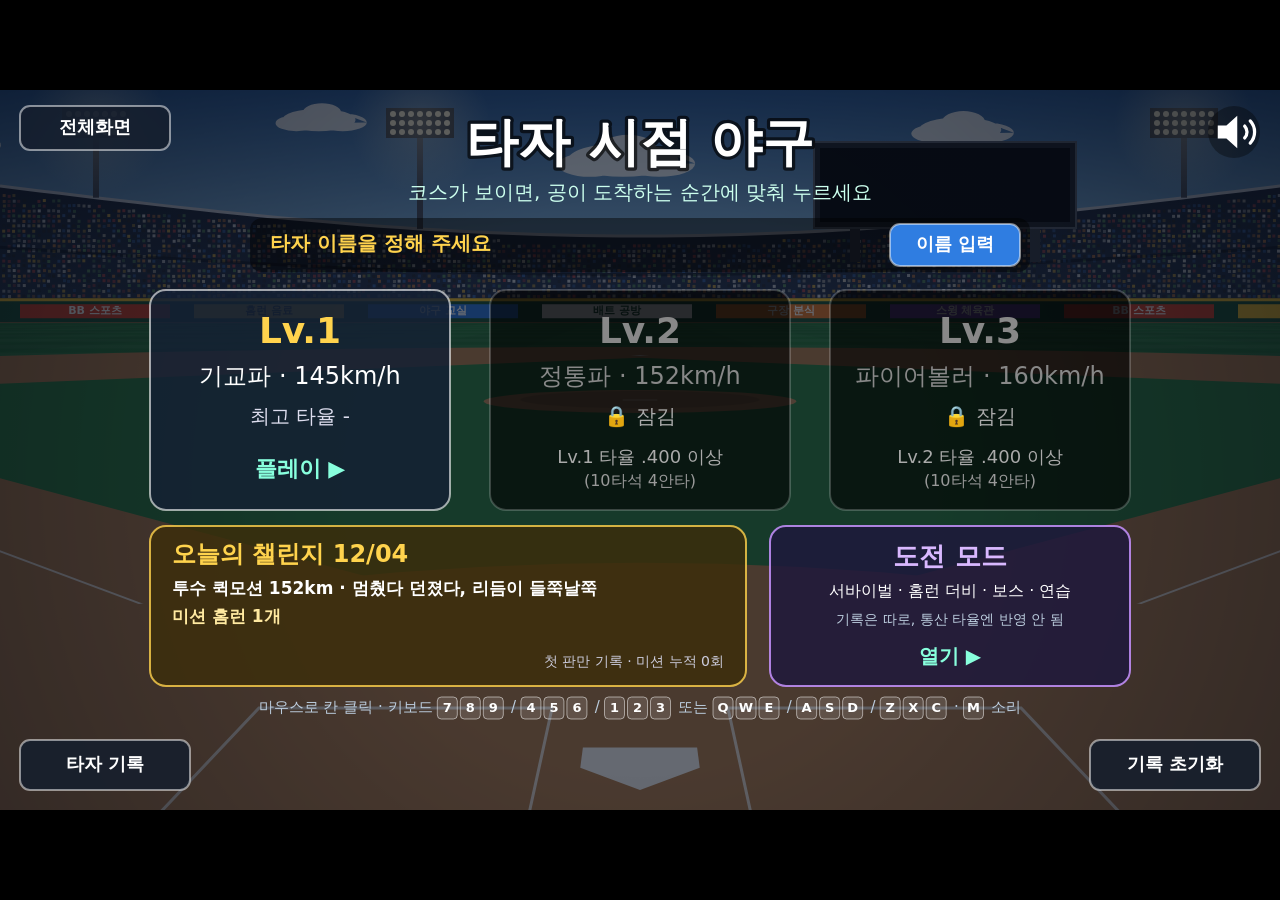
<file: index.html>
<!doctype html>
<html lang="ko">
  <head>
    <meta charset="utf-8" />
    <meta name="viewport" content="width=device-width, initial-scale=1, viewport-fit=cover, user-scalable=no" />
    <title>타자 시점 야구</title>
    <meta name="theme-color" content="#0f1c30" />
    <!-- 매니페스트는 http/https에서만 연결 (file://에서는 Chrome이 CORS 오류를 남김) -->
    <script>
      if (/^https?:$/.test(location.protocol)) {
        var m = document.createElement('link');
        m.rel = 'manifest';
        m.href = './manifest.webmanifest';
        document.head.appendChild(m);
      }
    </script>
    <link rel="icon" type="image/png" sizes="32x32" href="./icons/favicon-32.png" />
    <!-- iOS 홈 화면 추가 -->
    <meta name="apple-mobile-web-app-capable" content="yes" />
    <meta name="mobile-web-app-capable" content="yes" />
    <meta name="apple-mobile-web-app-title" content="타자 야구" />
    <meta name="apple-mobile-web-app-status-bar-style" content="black-translucent" />
    <link rel="apple-touch-icon" href="./icons/apple-touch-icon.png" />
    <link rel="stylesheet" href="./css/style.css" />
  </head>
  <body>
    <canvas id="game" width="1280" height="720"></canvas>

    <!-- 기록 백업 (내보내기/가져오기, 서버 없음) -->
    <div id="backup-dialog" class="dialog" hidden>
      <div class="dialog-box wide" role="dialog" aria-labelledby="backup-title">
        <h2 id="backup-title">기록 백업</h2>
        <p class="dialog-note">다른 기기로 기록을 옮길 때 씁니다. 기록은 이 기기에만 저장되고 서버로 보내지 않습니다.</p>
        <h3>내보내기</h3>
        <textarea id="export-text" readonly rows="3" spellcheck="false"></textarea>
        <div class="dialog-actions start">
          <button type="button" id="export-copy">복사</button>
          <button type="button" id="export-file">파일로 저장</button>
        </div>
        <h3>가져오기</h3>
        <textarea id="import-text" rows="3" spellcheck="false" placeholder="다른 기기에서 내보낸 기록을 붙여넣으세요"></textarea>
        <div class="dialog-actions start">
          <button type="button" id="import-paste" class="primary">붙여넣은 기록 가져오기</button>
          <button type="button" id="import-file-btn">파일에서 가져오기</button>
          <input type="file" id="import-file" accept=".json,application/json,text/plain" hidden />
        </div>
        <p id="backup-msg" class="dialog-msg" aria-live="polite"></p>
        <div class="dialog-actions">
          <button type="button" id="backup-close">닫기</button>
        </div>
      </div>
    </div>

    <!-- 터치 패드 (터치 기기의 게임 화면에서만). 존을 직접 누르면 손가락이 공을 가리기 때문 -->
    <div id="touch-pad" hidden aria-label="타격 패드">
      <button type="button" data-row="0" data-col="0"></button><button type="button" data-row="0" data-col="1"></button><button type="button" data-row="0" data-col="2"></button>
      <button type="button" data-row="1" data-col="0"></button><button type="button" data-row="1" data-col="1"></button><button type="button" data-row="1" data-col="2"></button>
      <button type="button" data-row="2" data-col="0"></button><button type="button" data-row="2" data-col="1"></button><button type="button" data-row="2" data-col="2"></button>
    </div>

    <!-- 세로 화면 안내 -->
    <div id="rotate" hidden>
      <div class="rotate-box">
        <div class="rotate-icon" aria-hidden="true"></div>
        <p>폰을 가로로 돌려주세요</p>
      </div>
    </div>

    <!-- 타자 이름 입력 대화상자 -->
    <div id="name-dialog" class="dialog" hidden>
      <form id="name-form" class="dialog-box" autocomplete="off" novalidate>
        <h2>타자 이름</h2>
        <div class="bats" role="radiogroup" aria-label="타석">
          <label><input type="radio" name="bats" value="R" checked /><span>우타</span></label>
          <label><input type="radio" name="bats" value="L" /><span>좌타</span></label>
        </div>
        <input id="name-input" type="text" maxlength="8" placeholder="이름 (1~8자)" enterkeyhint="done" spellcheck="false" />
        <div class="uniform">
          <span class="uniform-label">유니폼</span>
          <div id="uniform-colors" class="swatches" role="radiogroup" aria-label="유니폼 색"></div>
          <label class="uniform-number">등번호 <input id="number-input" type="text" inputmode="numeric" pattern="[0-9]*" maxlength="2" placeholder="없음" enterkeyhint="done" /></label>
        </div>
        <p id="name-error" class="dialog-error" aria-live="polite"></p>
        <div id="name-list" class="chips"></div>
        <div class="dialog-actions">
          <button type="button" id="name-cancel">취소</button>
          <button type="submit" class="primary">확인</button>
        </div>
      </form>
    </div>

    <!-- ES module 대신 일반 script (file://에서도 동작). 순서 중요 -->
    <script src="./js/config.js"></script>
    <script src="./js/rng.js"></script>
    <script src="./js/pitcher.js"></script>
    <script src="./js/judge.js"></script>
    <script src="./js/game.js"></script>
    <script src="./js/storage.js"></script>
    <script src="./js/sounds-data.js"></script>
    <script src="./js/audio.js"></script>
    <script src="./js/scene.js"></script>
    <script src="./js/renderer.js"></script>
    <script src="./js/input.js"></script>
    <script src="./js/main.js"></script>
  </body>
</html>
</file>
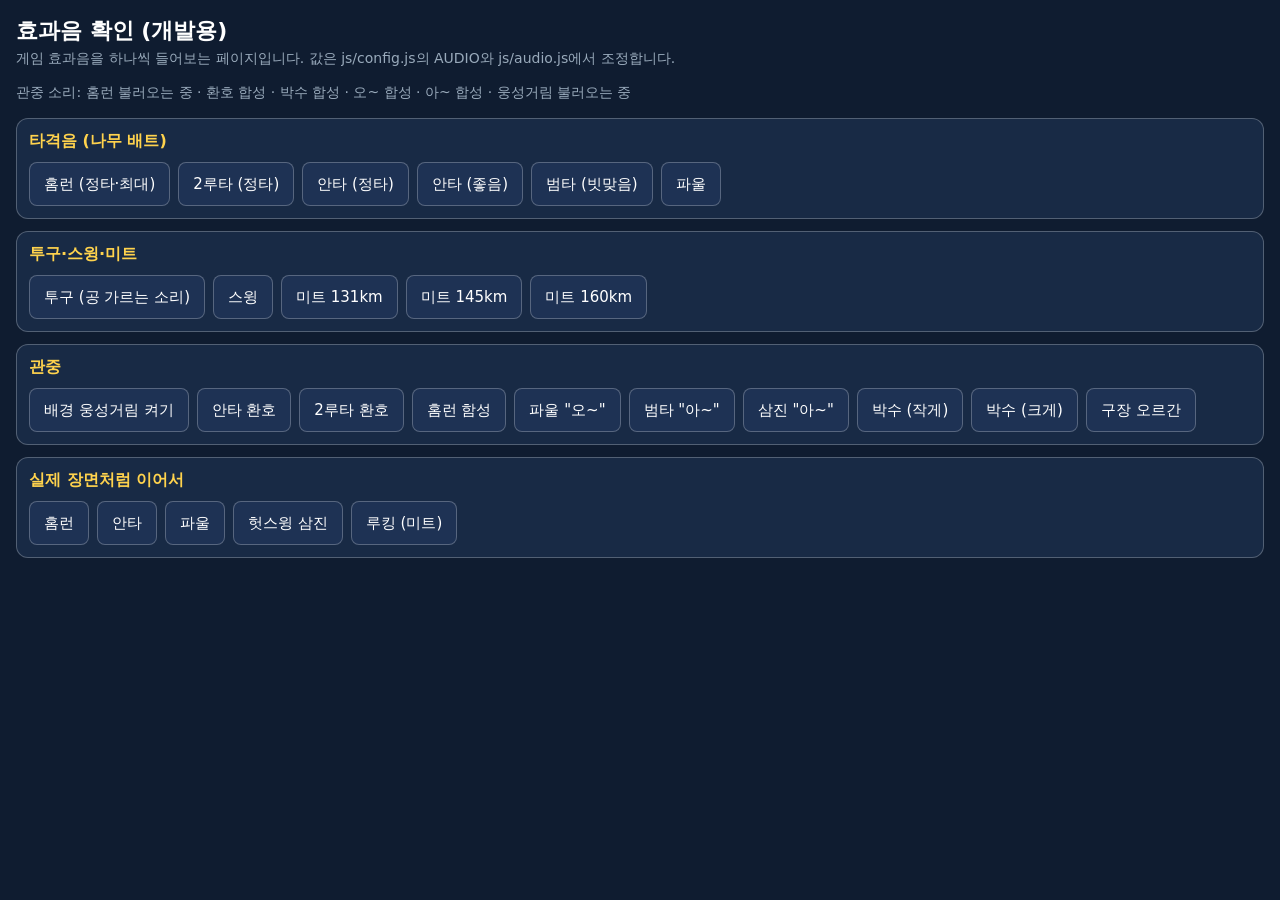
<file: tools/sounds.html>
<!doctype html>
<html lang="ko">
  <head>
    <meta charset="utf-8" />
    <meta name="viewport" content="width=device-width, initial-scale=1" />
    <title>효과음 확인</title>
    <style>
      :root {
        --bg: #0f1c30;
        --card: #182a45;
        --line: rgba(255, 255, 255, 0.25);
        --text: #fff;
        --sub: #9ab;
        --accent: #2f7de1;
      }
      body {
        margin: 0;
        padding: 16px;
        background: var(--bg);
        color: var(--text);
        font-family: system-ui, -apple-system, "Segoe UI", "Apple SD Gothic Neo", "Malgun Gothic", sans-serif;
      }
      h1 {
        font-size: 22px;
        margin: 0 0 4px;
      }
      p {
        color: var(--sub);
        margin: 0 0 16px;
        font-size: 14px;
      }
      section {
        background: var(--card);
        border: 1px solid var(--line);
        border-radius: 12px;
        padding: 12px;
        margin-bottom: 12px;
      }
      h2 {
        font-size: 16px;
        margin: 0 0 10px;
        color: #ffd34d;
      }
      .row {
        display: flex;
        flex-wrap: wrap;
        gap: 8px;
      }
      button {
        min-height: 44px;
        padding: 0 14px;
        font: inherit;
        font-size: 15px;
        border-radius: 8px;
        border: 1px solid var(--line);
        background: #1e3254;
        color: var(--text);
        cursor: pointer;
      }
      button.on {
        background: var(--accent);
        border-color: var(--accent);
      }
    </style>
  </head>
  <body>
    <h1>효과음 확인 (개발용)</h1>
    <p>게임 효과음을 하나씩 들어보는 페이지입니다. 값은 js/config.js의 AUDIO와 js/audio.js에서 조정합니다.</p>
    <p id="status">관중 소리: 버튼을 한 번 누르면 녹음/합성 여부가 표시됩니다.</p>

    <section>
      <h2>타격음 (나무 배트)</h2>
      <div class="row">
        <button data-play="bat" data-opts='{"clean":1,"power":1}'>홈런 (정타·최대)</button>
        <button data-play="bat" data-opts='{"clean":1,"power":0.7}'>2루타 (정타)</button>
        <button data-play="bat" data-opts='{"clean":1,"power":0.5}'>안타 (정타)</button>
        <button data-play="bat" data-opts='{"clean":0.65,"power":0.5}'>안타 (좋음)</button>
        <button data-play="bat" data-opts='{"clean":0.4,"power":0.35}'>범타 (빗맞음)</button>
        <button data-play="bat" data-opts='{"clean":0.25,"power":0.3}'>파울</button>
      </div>
    </section>

    <section>
      <h2>투구·스윙·미트</h2>
      <div class="row">
        <button data-play="pitch">투구 (공 가르는 소리)</button>
        <button data-play="swing">스윙</button>
        <button data-play="mitt" data-opts='{"speed":131}'>미트 131km</button>
        <button data-play="mitt" data-opts='{"speed":145}'>미트 145km</button>
        <button data-play="mitt" data-opts='{"speed":160}'>미트 160km</button>
      </div>
    </section>

    <section>
      <h2>관중</h2>
      <div class="row">
        <button id="amb">배경 웅성거림 켜기</button>
        <button data-play="cheer" data-opts='{"intensity":0.55,"dur":1.4}'>안타 환호</button>
        <button data-play="cheer" data-opts='{"intensity":0.75,"dur":2}'>2루타 환호</button>
        <button data-play="homerun">홈런 함성</button>
        <button data-play="ooh" data-opts='{"intensity":0.35}'>파울 "오~"</button>
        <button data-play="groan" data-opts='{"intensity":0.4}'>범타 "아~"</button>
        <button data-play="groan" data-opts='{"intensity":0.7}'>삼진 "아~"</button>
        <button data-play="applause" data-opts='{"level":0.3,"dur":2.5}'>박수 (작게)</button>
        <button data-play="applause" data-opts='{"level":1,"dur":3}'>박수 (크게)</button>
        <button data-play="organ">구장 오르간</button>
      </div>
    </section>

    <section>
      <h2>실제 장면처럼 이어서</h2>
      <div class="row">
        <button data-scene="homerun">홈런</button>
        <button data-scene="single">안타</button>
        <button data-scene="foul">파울</button>
        <button data-scene="strikeout">헛스윙 삼진</button>
        <button data-scene="looking">루킹 (미트)</button>
      </div>
    </section>

    <script src="../js/config.js"></script>
    <script src="../js/rng.js"></script>
    <script src="../js/sounds-data.js"></script>
    <script src="../js/audio.js"></script>
    <script>
      (function () {
        'use strict';
        const audio = BB.createAudio();
        const fakeLast = (result, extra) =>
          Object.assign({ result, timing: 'PERFECT', pitch: { speed: 152 }, atBatOutcome: null, foulCapped: false }, extra);
        // 투구 → (스윙) → 결과. 시간 간격은 게임과 비슷하게
        const SCENES = {
          homerun: [['pitch', 0], ['swing', 0.75], ['result', 0.8, fakeLast('HOMERUN')]],
          single: [['pitch', 0], ['swing', 0.75], ['result', 0.8, fakeLast('SINGLE', { timing: 'GOOD' })]],
          foul: [['pitch', 0], ['swing', 0.75], ['result', 0.8, fakeLast('FOUL', { timing: 'BAD' })]],
          strikeout: [['pitch', 0], ['swing', 0.6], ['result', 0.84, fakeLast('SWING_MISS', { timing: 'BAD', atBatOutcome: 'STRIKEOUT' })]],
          looking: [['pitch', 0], ['result', 0.84, fakeLast('LOOKING', { timing: 'NONE' })]],
        };
        document.addEventListener('click', (e) => {
          const b = e.target.closest('button');
          if (!b) return;
          audio.unlock();
          if (b.dataset.play) audio.play(b.dataset.play, b.dataset.opts ? JSON.parse(b.dataset.opts) : {});
          if (b.dataset.scene) {
            for (const [type, at, last] of SCENES[b.dataset.scene]) {
              setTimeout(() => audio.onGameEvent(type === 'result' ? { type, last } : { type: type === 'pitch' ? 'release' : 'swing' }), at * 1000);
            }
          }
        });
        const NAMES = { homerun: '홈런', cheer: '환호', applause: '박수', ooh: '오~', groan: '아~', ambience: '웅성거림' };
        const LABEL = { recording: '녹음', loading: '불러오는 중', error: '녹음 오류(합성 사용)', synth: '합성' };
        setInterval(() => {
          const st = audio.sampleStatus();
          document.getElementById('status').textContent =
            '관중 소리: ' + Object.keys(NAMES).map((k) => NAMES[k] + ' ' + LABEL[st[k]]).join(' · ');
        }, 500);
        let ambOn = false;
        document.getElementById('amb').addEventListener('click', (e) => {
          ambOn = !ambOn;
          audio.setAmbience(ambOn);
          e.target.textContent = ambOn ? '배경 웅성거림 끄기' : '배경 웅성거림 켜기';
          e.target.classList.toggle('on', ambOn);
        });
      })();
    </script>
  </body>
</html>
</file>
<file: css/style.css>
html,
body {
  margin: 0;
  height: 100%;
  overflow: hidden;
  overscroll-behavior: none;
  background: #000;
}

/* 노치/홈바: 안전 영역 안쪽에 캔버스를 둔다. JS는 --sa-* 값을 읽어 크기를 계산 */
:root {
  --sa-top: env(safe-area-inset-top, 0px);
  --sa-right: env(safe-area-inset-right, 0px);
  --sa-bottom: env(safe-area-inset-bottom, 0px);
  --sa-left: env(safe-area-inset-left, 0px);
  --pad-cell: 60px;
  --pad-gap: 6px;
  --pad-margin: 12px;
}

body {
  display: flex;
  align-items: center;
  justify-content: center;
  height: 100dvh;
  box-sizing: border-box;
  padding: var(--sa-top) var(--sa-right) var(--sa-bottom) var(--sa-left);
  -webkit-text-size-adjust: 100%;
}

/* 터치 패드 */
#touch-pad {
  position: fixed;
  right: calc(var(--sa-right) + var(--pad-margin));
  bottom: calc(var(--sa-bottom) + var(--pad-margin));
  display: grid;
  grid-template-columns: repeat(3, var(--pad-cell));
  grid-template-rows: repeat(3, var(--pad-cell));
  gap: var(--pad-gap);
  padding: var(--pad-gap);
  border-radius: 14px;
  background: rgba(10, 15, 25, 0.35);
  touch-action: none;
  user-select: none;
  -webkit-user-select: none;
  -webkit-touch-callout: none;
  -webkit-tap-highlight-color: transparent;
}

#touch-pad[hidden] {
  display: none;
}

#touch-pad.left {
  right: auto;
  left: calc(var(--sa-left) + var(--pad-margin));
}

#touch-pad button {
  margin: 0;
  padding: 0;
  border-radius: 10px;
  border: 2px solid rgba(255, 255, 255, 0.55);
  background: rgba(255, 255, 255, 0.12);
  touch-action: none;
}

#touch-pad button.hit {
  background: rgba(255, 211, 77, 0.55);
  border-color: #ffd34d;
}

/* 세로 화면 안내 */
#rotate {
  position: fixed;
  inset: 0;
  display: flex;
  align-items: center;
  justify-content: center;
  background: #0f1c30;
  color: #fff;
  font-family: system-ui, -apple-system, "Segoe UI", "Apple SD Gothic Neo", "Malgun Gothic", sans-serif;
  z-index: 10;
}

#rotate[hidden] {
  display: none;
}

.rotate-box {
  text-align: center;
  font-size: 20px;
}

.rotate-icon {
  width: 46px;
  height: 80px;
  margin: 0 auto 18px;
  border: 4px solid #ffd34d;
  border-radius: 10px;
  animation: rotate-hint 1.6s ease-in-out infinite;
}

@keyframes rotate-hint {
  0%, 20% { transform: rotate(0deg); }
  60%, 100% { transform: rotate(-90deg); }
}

/* 타자 이름 대화상자 */
.dialog {
  position: fixed;
  inset: 0;
  display: flex;
  align-items: center;
  justify-content: center;
  background: rgba(0, 0, 0, 0.6);
  font-family: system-ui, -apple-system, "Segoe UI", "Apple SD Gothic Neo", "Malgun Gothic", sans-serif;
}

.dialog[hidden] {
  display: none;
}

/* 높이가 낮은 화면(휴대폰 가로, 키보드가 올라온 상태): 위쪽에 붙이고 여백을 줄임 */
@media (max-height: 500px) {
  .dialog {
    align-items: flex-start;
    padding-top: calc(var(--sa-top) + 6px);
  }

  .dialog-box {
    padding: 12px 16px;
    max-height: calc(100dvh - 12px);
  }

  .dialog-box h2 {
    margin-bottom: 8px;
    font-size: 17px;
  }

  /* 이름 창: 키보드가 올라와도 보이도록 [이름 칸][우타][좌타]를 맨 위 한 줄에 */
  #name-form {
    display: flex;
    flex-wrap: wrap;
    align-items: center;
    gap: 8px;
    width: min(560px, calc(100vw - 24px));
    padding: 8px 12px;
  }

  #name-form h2 {
    display: none;
  }

  #name-form #name-input {
    order: 1;
    flex: 1 1 180px;
    width: auto;
    padding: 8px 10px;
  }

  #name-form .bats {
    order: 2;
    flex: 0 0 176px;
    margin: 0;
  }

  #name-form .uniform {
    order: 3;
    flex-basis: 100%;
    margin: 0;
  }

  #name-form .dialog-error {
    order: 3;
    flex-basis: 100%;
    min-height: 0;
    margin: 0;
  }

  #name-form .chips {
    order: 4;
    flex-basis: 100%;
    margin: 0;
  }

  #name-form .dialog-actions {
    order: 5;
    flex-basis: 100%;
  }
}

.dialog-box {
  width: min(420px, calc(100vw - 32px));
  max-height: calc(100dvh - 32px);
  overflow-y: auto;
  box-sizing: border-box;
  padding: 20px;
  border-radius: 14px;
  background: #13213a;
  color: #fff;
  border: 1px solid rgba(255, 255, 255, 0.25);
}

.dialog-box h2 {
  margin: 0 0 12px;
  font-size: 20px;
}

.dialog-box.wide {
  width: min(560px, calc(100vw - 32px));
}

.dialog-box h3 {
  margin: 14px 0 6px;
  font-size: 16px;
  color: #ffd34d;
}

.dialog-note {
  margin: 0 0 4px;
  color: #9ab;
  font-size: 14px;
}

.dialog-box textarea {
  width: 100%;
  box-sizing: border-box;
  padding: 8px;
  font: 13px/1.4 ui-monospace, Consolas, monospace;
  border-radius: 8px;
  border: 2px solid #4a6a9a;
  background: #0b1526;
  color: #fff;
  resize: vertical;
}

.dialog-box textarea:focus {
  outline: none;
  border-color: #ffd34d;
}

.dialog-msg {
  min-height: 20px;
  margin: 10px 0 0;
  font-size: 14px;
  color: #7cf29a;
}

.dialog-msg.error {
  color: #ff8a8a;
}

.dialog-actions.start {
  justify-content: flex-start;
  flex-wrap: wrap;
  margin-top: 8px;
}

#name-input {
  width: 100%;
  box-sizing: border-box;
  padding: 12px;
  font-size: 18px; /* 16px 이상이어야 iOS에서 자동 확대 안 됨 */
  border-radius: 8px;
  border: 2px solid #4a6a9a;
  background: #0b1526;
  color: #fff;
}

#name-input:focus {
  outline: none;
  border-color: #ffd34d;
}

.dialog-error {
  min-height: 20px;
  margin: 6px 0;
  color: #ff8a8a;
  font-size: 14px;
}

/* 우타/좌타 선택 */
.bats {
  display: flex;
  gap: 8px;
  margin-bottom: 10px;
}

.bats label {
  flex: 1;
}

.bats input {
  position: absolute;
  opacity: 0;
  pointer-events: none;
}

.bats span {
  display: flex;
  align-items: center;
  justify-content: center;
  min-height: 44px;
  border-radius: 8px;
  border: 2px solid rgba(255, 255, 255, 0.3);
  background: #0b1526;
  font-size: 16px;
  cursor: pointer;
  touch-action: manipulation;
}

.bats input:checked + span {
  border-color: #ffd34d;
  background: #3a3010;
  color: #ffd34d;
  font-weight: bold;
}

.bats input:focus-visible + span {
  outline: 2px solid #fff;
  outline-offset: 2px;
}

/* 유니폼 색(동그란 견본) + 등번호 */
.uniform {
  display: flex;
  flex-wrap: wrap;
  align-items: center;
  gap: 8px 12px;
  margin: 10px 0 2px;
}

.uniform-label {
  font-size: 15px;
  color: #bcd;
}

.swatches {
  display: flex;
  gap: 6px;
}

.swatches input {
  position: absolute;
  opacity: 0;
  pointer-events: none;
}

.swatches span {
  display: block;
  width: 30px;
  height: 30px;
  border-radius: 50%;
  border: 3px solid rgba(255, 255, 255, 0.25);
  box-sizing: border-box;
  cursor: pointer;
  touch-action: manipulation;
}

.swatches input:checked + span {
  border-color: #ffd34d;
  box-shadow: 0 0 0 2px #13213a, 0 0 0 4px #ffd34d;
}

.swatches input:focus-visible + span {
  outline: 2px solid #fff;
  outline-offset: 3px;
}

.uniform-number {
  display: flex;
  align-items: center;
  gap: 6px;
  font-size: 15px;
  color: #bcd;
}

#number-input {
  width: 64px;
  box-sizing: border-box;
  padding: 6px 8px;
  font-size: 18px; /* iOS 자동 확대 방지 */
  text-align: center;
  border-radius: 8px;
  border: 2px solid #4a6a9a;
  background: #0b1526;
  color: #fff;
}

#number-input:focus {
  outline: none;
  border-color: #ffd34d;
}

.chips {
  display: flex;
  flex-wrap: wrap;
  gap: 8px;
  margin-bottom: 14px;
}

.chips:empty {
  display: none;
}

.chips button,
.dialog-actions button {
  min-height: 44px;
  padding: 0 14px;
  font: inherit;
  font-size: 16px;
  border-radius: 8px;
  border: 1px solid rgba(255, 255, 255, 0.4);
  background: #1e3254;
  color: #fff;
  cursor: pointer;
  touch-action: manipulation;
}

.dialog-actions {
  display: flex;
  justify-content: flex-end;
  gap: 8px;
}

.dialog-actions .primary {
  background: #2f7de1;
  border-color: #2f7de1;
  font-weight: bold;
}

#game {
  display: block;
  touch-action: none;
  user-select: none;
  -webkit-user-select: none;
  -webkit-touch-callout: none;
  -webkit-tap-highlight-color: transparent;
}
</file>
